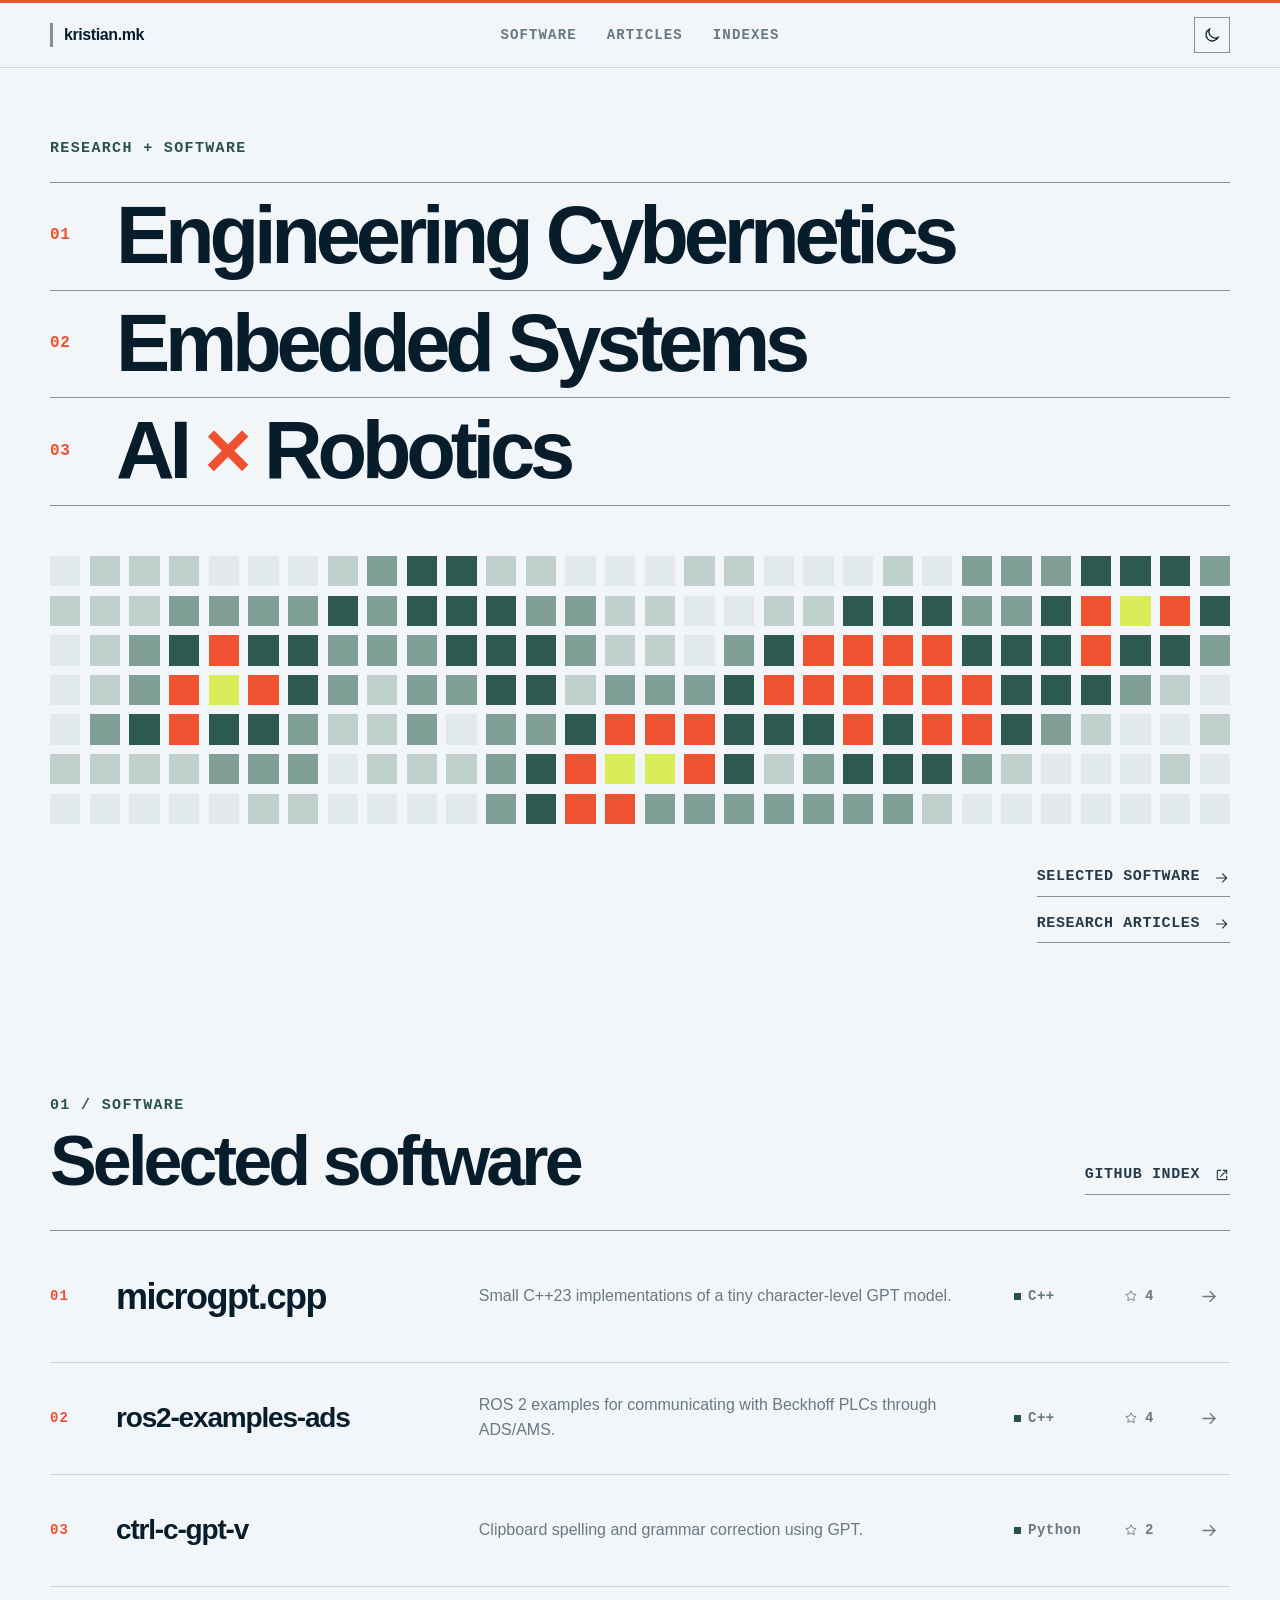
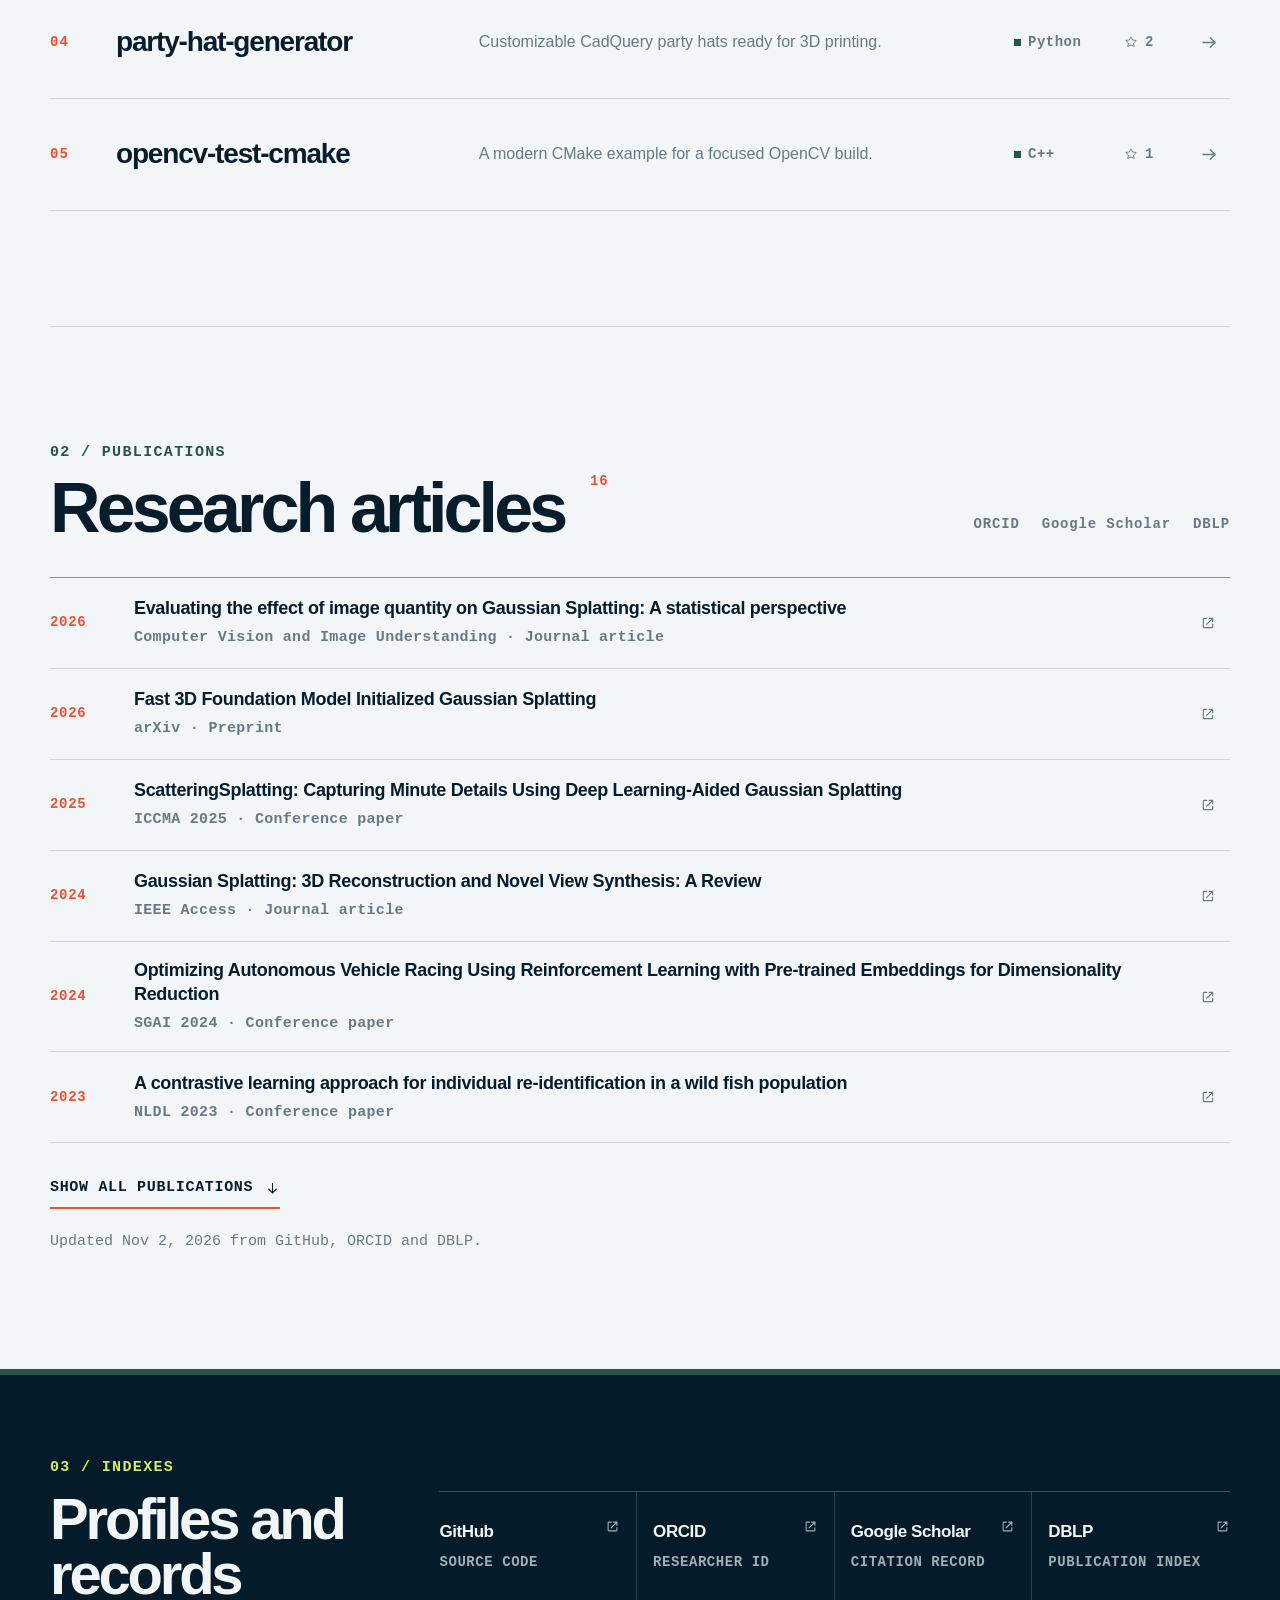
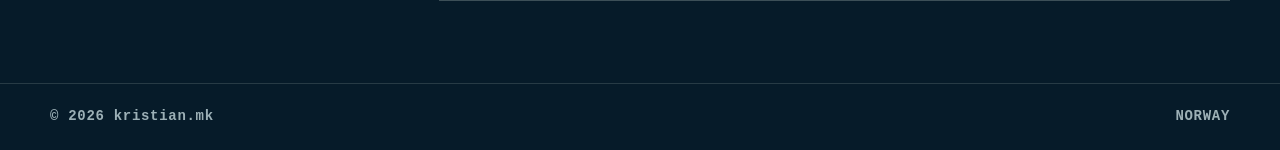
<file: index.html>
<!doctype html>
<html lang="en">
<head>
  <meta charset="utf-8">
  <meta name="viewport" content="width=device-width, initial-scale=1">
  <meta name="color-scheme" content="light dark">
  <meta name="theme-color" content="#f3f6f8">
  <meta name="description" content="Research and software in engineering cybernetics, embedded systems and AI × robotics.">
  <meta name="author" content="Kristian Muri Knausgård">
  <meta property="og:type" content="website">
  <meta property="og:site_name" content="kristian.mk">
  <meta property="og:title" content="Engineering Cybernetics · Embedded Systems · AI × Robotics · kristian.mk">
  <meta property="og:description" content="Research and software across physical systems, embedded computation, perception and control.">
  <meta property="og:url" content="https://kristian.mk/">
  <meta property="og:image" content="https://kristian.mk/assets/og-card.png">
  <meta property="og:image:alt" content="kristian.mk: Engineering Cybernetics, Embedded Systems and AI × Robotics.">
  <meta property="og:image:width" content="1200">
  <meta property="og:image:height" content="630">
  <meta name="twitter:card" content="summary_large_image">
  <meta name="twitter:title" content="Engineering Cybernetics · Embedded Systems · AI × Robotics · kristian.mk">
  <meta name="twitter:description" content="Research and software across physical systems, embedded computation, perception and control.">
  <meta name="twitter:image" content="https://kristian.mk/assets/og-card.png">
  <link rel="canonical" href="https://kristian.mk/">
  <link rel="icon" href="assets/favicon.svg" type="image/svg+xml">
  <link rel="apple-touch-icon" href="assets/apple-touch-icon.png">
  <link rel="manifest" href="site.webmanifest">
  <link rel="stylesheet" href="assets/styles.css">
  <script>
    document.documentElement.classList.add('js');
    try {
      const saved = localStorage.getItem('theme');
      if (saved === 'light' || saved === 'dark') document.documentElement.dataset.theme = saved;
    } catch (_) {}
  </script>
  <script type="application/ld+json">
  {
    "@context": "https://schema.org",
    "@type": "Person",
    "name": "Kristian Muri Knausgård",
    "url": "https://kristian.mk/",
    "jobTitle": "Assistant Professor",
    "affiliation": {
      "@type": "CollegeOrUniversity",
      "name": "University of Agder"
    },
    "sameAs": [
      "https://github.com/kristianmk",
      "https://orcid.org/0000-0003-4088-1642",
      "https://scholar.google.com/citations?user=a2-43t4AAAAJ",
      "https://dblp.org/pid/239/4279",
      "https://www.uia.no/english/about-uia/employees/kristimk/"
    ],
    "knowsAbout": [
      "Engineering cybernetics",
      "Embedded systems",
      "AI × Robotics",
      "Computer vision",
      "3D reconstruction"
    ]
  }
  </script>
  <title>Engineering cybernetics, embedded systems and AI × robotics · kristian.mk</title>
</head>
<body>
  <a class="skip-link" href="#main">Skip to content</a>
  <svg aria-hidden="true" class="icon-sprite">
    <symbol id="icon-arrow" viewBox="0 0 24 24"><path d="M4 12h15M13 6l6 6-6 6" fill="none" stroke="currentColor" stroke-linecap="square" stroke-linejoin="miter" stroke-width="1.7"/></symbol>
    <symbol id="icon-external" viewBox="0 0 24 24"><path d="M14 5h5v5M19 5l-9 9M19 14v4a1 1 0 0 1-1 1H6a1 1 0 0 1-1-1V6a1 1 0 0 1 1-1h4" fill="none" stroke="currentColor" stroke-linecap="square" stroke-linejoin="miter" stroke-width="1.7"/></symbol>
    <symbol id="icon-star" viewBox="0 0 24 24"><path d="m12 3 2.75 5.57 6.15.9-4.45 4.33 1.05 6.12L12 17.03l-5.5 2.89 1.05-6.12L3.1 9.47l6.15-.9L12 3Z" fill="none" stroke="currentColor" stroke-linejoin="miter" stroke-width="1.5"/></symbol>
    <symbol id="icon-moon" viewBox="0 0 24 24"><path d="M20 15.2A8.4 8.4 0 0 1 8.8 4 8.4 8.4 0 1 0 20 15.2Z" fill="none" stroke="currentColor" stroke-linecap="square" stroke-linejoin="miter" stroke-width="1.7"/></symbol>
    <symbol id="icon-sun" viewBox="0 0 24 24"><circle cx="12" cy="12" r="3.5" fill="none" stroke="currentColor" stroke-width="1.7"/><path d="M12 2.5v2M12 19.5v2M2.5 12h2M19.5 12h2M5.3 5.3l1.4 1.4M17.3 17.3l1.4 1.4M18.7 5.3l-1.4 1.4M6.7 17.3l-1.4 1.4" fill="none" stroke="currentColor" stroke-linecap="square" stroke-width="1.7"/></symbol>
  </svg>

  <header class="site-header">
    <div class="shell header-inner">
      <a aria-label="kristian.mk, home" class="brand" href="#top"><span aria-hidden="true" class="brand-rule"></span><span>kristian.mk</span></a>
      <nav aria-label="Primary navigation" class="site-nav"><a href="#code">Software</a><a href="#publications">Articles</a><a href="#profiles">Indexes</a></nav>
      <button aria-label="Switch color theme" class="theme-toggle" title="Switch color theme" type="button">
        <svg aria-hidden="true" class="theme-icon theme-icon-moon"><use href="#icon-moon"></use></svg>
        <svg aria-hidden="true" class="theme-icon theme-icon-sun"><use href="#icon-sun"></use></svg>
      </button>
    </div>
  </header>

  <main id="main">
    <section aria-labelledby="hero-title" class="hero shell" id="top">
      <p class="hero-kicker"><span>Research + software</span></p>

      <div class="hero-stage">
        <h1 class="field-title" id="hero-title">
          <span><b>01</b><em>Engineering Cybernetics</em></span>
          <span><b>02</b><em>Embedded Systems</em></span>
          <span><b>03</b><em>AI <strong>×</strong> Robotics</em></span>
        </h1>

        <figure aria-hidden="true" class="activity-art">
          <div class="activity-art-visual">
            <img alt="" class="activity-art-image activity-art-light" height="115" src="assets/activity-grid-light.svg" width="506">
            <img alt="" class="activity-art-image activity-art-dark" height="115" src="assets/activity-grid-dark.svg" width="506">
          </div>
        </figure>
      </div>

      <div class="hero-footer">
        <div aria-label="Research shortcuts" class="hero-links">
          <a href="#code">Selected software<svg aria-hidden="true"><use href="#icon-arrow"></use></svg></a>
          <a href="#publications">Research articles<svg aria-hidden="true"><use href="#icon-arrow"></use></svg></a>
        </div>
      </div>
    </section>

    <section aria-labelledby="code-title" class="section shell" id="code">
      <div class="section-heading">
        <div><p class="section-code">01 / SOFTWARE</p><h2 id="code-title">Selected software</h2></div>
        <a class="section-link" href="https://github.com/kristianmk?tab=repositories">GitHub index<svg aria-hidden="true"><use href="#icon-external"></use></svg></a>
      </div>
      <div aria-live="polite" class="project-list" id="project-grid">
<a class="project-row" data-project="microgpt.cpp" href="https://github.com/kristianmk/microgpt.cpp" aria-label="microgpt.cpp, open on GitHub">
  <span class="project-index">01</span>
  <div class="project-name"><h3>microgpt.cpp</h3></div>
  <p class="project-description">Small C++23 implementations of a tiny character-level GPT model.</p>
  <span class="project-language"><i aria-hidden="true" class="language-dot"></i>C++</span>
  <span class="project-stars" aria-label="4 GitHub stars"><svg aria-hidden="true"><use href="#icon-star"></use></svg>4</span>
  <svg aria-hidden="true" class="project-arrow"><use href="#icon-arrow"></use></svg>
</a>
<a class="project-row" data-project="ros2-examples-ads" href="https://github.com/kristianmk/ros2-examples-ads" aria-label="ros2-examples-ads, open on GitHub">
  <span class="project-index">02</span>
  <div class="project-name"><h3>ros2-examples-ads</h3></div>
  <p class="project-description">ROS 2 examples for communicating with Beckhoff PLCs through ADS/AMS.</p>
  <span class="project-language"><i aria-hidden="true" class="language-dot"></i>C++</span>
  <span class="project-stars" aria-label="4 GitHub stars"><svg aria-hidden="true"><use href="#icon-star"></use></svg>4</span>
  <svg aria-hidden="true" class="project-arrow"><use href="#icon-arrow"></use></svg>
</a>
<a class="project-row" data-project="ctrl-c-gpt-v" href="https://github.com/kristianmk/ctrl-c-gpt-v" aria-label="ctrl-c-gpt-v, open on GitHub">
  <span class="project-index">03</span>
  <div class="project-name"><h3>ctrl-c-gpt-v</h3></div>
  <p class="project-description">Clipboard spelling and grammar correction using GPT.</p>
  <span class="project-language"><i aria-hidden="true" class="language-dot"></i>Python</span>
  <span class="project-stars" aria-label="2 GitHub stars"><svg aria-hidden="true"><use href="#icon-star"></use></svg>2</span>
  <svg aria-hidden="true" class="project-arrow"><use href="#icon-arrow"></use></svg>
</a>
<a class="project-row" data-project="party-hat-generator" href="https://github.com/kristianmk/party-hat-generator" aria-label="party-hat-generator, open on GitHub">
  <span class="project-index">04</span>
  <div class="project-name"><h3>party-hat-generator</h3></div>
  <p class="project-description">Customizable CadQuery party hats ready for 3D printing.</p>
  <span class="project-language"><i aria-hidden="true" class="language-dot"></i>Python</span>
  <span class="project-stars" aria-label="2 GitHub stars"><svg aria-hidden="true"><use href="#icon-star"></use></svg>2</span>
  <svg aria-hidden="true" class="project-arrow"><use href="#icon-arrow"></use></svg>
</a>
<a class="project-row" data-project="opencv-test-cmake" href="https://github.com/kristianmk/opencv-test-cmake" aria-label="opencv-test-cmake, open on GitHub">
  <span class="project-index">05</span>
  <div class="project-name"><h3>opencv-test-cmake</h3></div>
  <p class="project-description">A modern CMake example for a focused OpenCV build.</p>
  <span class="project-language"><i aria-hidden="true" class="language-dot"></i>C++</span>
  <span class="project-stars" aria-label="1 GitHub stars"><svg aria-hidden="true"><use href="#icon-star"></use></svg>1</span>
  <svg aria-hidden="true" class="project-arrow"><use href="#icon-arrow"></use></svg>
</a>
      </div>
    </section>

    <section aria-labelledby="publications-title" class="section publications-section shell" id="publications">
      <div class="section-heading">
        <div><p class="section-code">02 / PUBLICATIONS</p><h2 id="publications-title">Research articles <span class="count" id="publication-count">16</span></h2></div>
        <div aria-label="Publication profile links" class="publication-sources"><a href="https://orcid.org/0000-0003-4088-1642">ORCID</a><a href="https://scholar.google.com/citations?user=a2-43t4AAAAJ">Google Scholar</a><a href="https://dblp.org/pid/239/4279">DBLP</a></div>
      </div>
      <div aria-live="polite" class="publication-list" id="publication-list">
<a class="publication-item" href="https://doi.org/10.1016/j.cviu.2025.104575" aria-label="Evaluating the effect of image quantity on Gaussian Splatting: A statistical perspective, open publication">
  <span class="publication-year">2026</span>
  <span class="publication-main"><strong>Evaluating the effect of image quantity on Gaussian Splatting: A statistical perspective</strong><small>Computer Vision and Image Understanding · Journal article</small></span>
  <svg aria-hidden="true"><use href="#icon-external"></use></svg>
</a>
<a class="publication-item" href="https://doi.org/10.48550/arXiv.2607.03209" aria-label="Fast 3D Foundation Model Initialized Gaussian Splatting, open publication">
  <span class="publication-year">2026</span>
  <span class="publication-main"><strong>Fast 3D Foundation Model Initialized Gaussian Splatting</strong><small>arXiv · Preprint</small></span>
  <svg aria-hidden="true"><use href="#icon-external"></use></svg>
</a>
<a class="publication-item" href="https://doi.org/10.1109/ICCMA67641.2025.11369605" aria-label="ScatteringSplatting: Capturing Minute Details Using Deep Learning-Aided Gaussian Splatting, open publication">
  <span class="publication-year">2025</span>
  <span class="publication-main"><strong>ScatteringSplatting: Capturing Minute Details Using Deep Learning-Aided Gaussian Splatting</strong><small>ICCMA 2025 · Conference paper</small></span>
  <svg aria-hidden="true"><use href="#icon-external"></use></svg>
</a>
<a class="publication-item" href="https://doi.org/10.1109/ACCESS.2024.3408318" aria-label="Gaussian Splatting: 3D Reconstruction and Novel View Synthesis: A Review, open publication">
  <span class="publication-year">2024</span>
  <span class="publication-main"><strong>Gaussian Splatting: 3D Reconstruction and Novel View Synthesis: A Review</strong><small>IEEE Access · Journal article</small></span>
  <svg aria-hidden="true"><use href="#icon-external"></use></svg>
</a>
<a class="publication-item" href="https://doi.org/10.1007/978-3-031-77918-3_2" aria-label="Optimizing Autonomous Vehicle Racing Using Reinforcement Learning with Pre-trained Embeddings for Dimensionality Reduction, open publication">
  <span class="publication-year">2024</span>
  <span class="publication-main"><strong>Optimizing Autonomous Vehicle Racing Using Reinforcement Learning with Pre-trained Embeddings for Dimensionality Reduction</strong><small>SGAI 2024 · Conference paper</small></span>
  <svg aria-hidden="true"><use href="#icon-external"></use></svg>
</a>
<a class="publication-item" href="https://doi.org/10.7557/18.6824" aria-label="A contrastive learning approach for individual re-identification in a wild fish population, open publication">
  <span class="publication-year">2023</span>
  <span class="publication-main"><strong>A contrastive learning approach for individual re-identification in a wild fish population</strong><small>NLDL 2023 · Conference paper</small></span>
  <svg aria-hidden="true"><use href="#icon-external"></use></svg>
</a>
<a class="publication-item is-extra" href="https://doi.org/10.48550/arXiv.2304.12778" aria-label="Loss and Reward Weighing for Increased Learning in Distributed Reinforcement Learning, open publication">
  <span class="publication-year">2023</span>
  <span class="publication-main"><strong>Loss and Reward Weighing for Increased Learning in Distributed Reinforcement Learning</strong><small>arXiv · Preprint</small></span>
  <svg aria-hidden="true"><use href="#icon-external"></use></svg>
</a>
<a class="publication-item is-extra" href="https://doi.org/10.3390/fishes7060345" aria-label="Accurate Wound and Lice Detection in Atlantic Salmon Fish Using a Convolutional Neural Network, open publication">
  <span class="publication-year">2022</span>
  <span class="publication-main"><strong>Accurate Wound and Lice Detection in Atlantic Salmon Fish Using a Convolutional Neural Network</strong><small>Fishes · Journal article</small></span>
  <svg aria-hidden="true"><use href="#icon-external"></use></svg>
</a>
<a class="publication-item is-extra" href="https://doi.org/10.1093/icesjms/fsab255" aria-label="Unlocking the potential of deep learning for marine ecology: overview, applications, and outlook, open publication">
  <span class="publication-year">2022</span>
  <span class="publication-main"><strong>Unlocking the potential of deep learning for marine ecology: overview, applications, and outlook</strong><small>ICES Journal of Marine Science · Journal article</small></span>
  <svg aria-hidden="true"><use href="#icon-external"></use></svg>
</a>
<a class="publication-item is-extra" href="https://doi.org/10.1007/s10489-020-02154-9" aria-label="Temperate fish detection and classification: a deep learning based approach, open publication">
  <span class="publication-year">2022</span>
  <span class="publication-main"><strong>Temperate fish detection and classification: a deep learning based approach</strong><small>Applied Intelligence · Journal article</small></span>
  <svg aria-hidden="true"><use href="#icon-external"></use></svg>
</a>
<a class="publication-item is-extra" href="https://doi.org/10.3390/informatics9020033" aria-label="Development of a Simulator for Prototyping Reinforcement Learning-Based Autonomous Cars, open publication">
  <span class="publication-year">2022</span>
  <span class="publication-main"><strong>Development of a Simulator for Prototyping Reinforcement Learning-Based Autonomous Cars</strong><small>Informatics · Journal article</small></span>
  <svg aria-hidden="true"><use href="#icon-external"></use></svg>
</a>
<a class="publication-item is-extra" href="https://doi.org/10.1007/978-3-031-08223-8_12" aria-label="An Accurate Convolutional Neural Networks Approach to Wound Detection for Farmed Salmon, open publication">
  <span class="publication-year">2022</span>
  <span class="publication-main"><strong>An Accurate Convolutional Neural Networks Approach to Wound Detection for Farmed Salmon</strong><small>EANN 2022 · Conference paper</small></span>
  <svg aria-hidden="true"><use href="#icon-external"></use></svg>
</a>
<a class="publication-item is-extra" href="https://doi.org/10.1007/978-3-031-08223-8_38" aria-label="Towards Using Reinforcement Learning for Autonomous Docking of Unmanned Surface Vehicles, open publication">
  <span class="publication-year">2022</span>
  <span class="publication-main"><strong>Towards Using Reinforcement Learning for Autonomous Docking of Unmanned Surface Vehicles</strong><small>EANN 2022 · Conference paper</small></span>
  <svg aria-hidden="true"><use href="#icon-external"></use></svg>
</a>
<a class="publication-item is-extra" href="https://doi.org/10.1007/978-3-031-10525-8_9" aria-label="Branch-Manoeuvring Capable Pipe Cleaning Robot for Aquaponic Systems, open publication">
  <span class="publication-year">2021</span>
  <span class="publication-main"><strong>Branch-Manoeuvring Capable Pipe Cleaning Robot for Aquaponic Systems</strong><small>INTAP 2021 · Conference paper</small></span>
  <svg aria-hidden="true"><use href="#icon-external"></use></svg>
</a>
<a class="publication-item is-extra" href="https://doi.org/10.1007/978-3-031-10525-8_29" aria-label="An Evaluation of Autonomous Car Simulators and Their Applicability for Supervised and Reinforcement Learning, open publication">
  <span class="publication-year">2021</span>
  <span class="publication-main"><strong>An Evaluation of Autonomous Car Simulators and Their Applicability for Supervised and Reinforcement Learning</strong><small>INTAP 2021 · Conference paper</small></span>
  <svg aria-hidden="true"><use href="#icon-external"></use></svg>
</a>
<a class="publication-item is-extra" href="https://doi.org/10.1007/978-3-030-22999-3_9" aria-label="Biometric Fish Classification of Temperate Species Using Convolutional Neural Network with Squeeze-and-Excitation, open publication">
  <span class="publication-year">2019</span>
  <span class="publication-main"><strong>Biometric Fish Classification of Temperate Species Using Convolutional Neural Network with Squeeze-and-Excitation</strong><small>IEA/AIE 2019 · Conference paper</small></span>
  <svg aria-hidden="true"><use href="#icon-external"></use></svg>
</a>
      </div>
      <button aria-expanded="false" class="show-all-button" id="show-all-publications" type="button"><span>Show all publications</span><svg aria-hidden="true"><use href="#icon-arrow"></use></svg></button>
      <p class="data-note" id="data-note">Updated weekly from GitHub, ORCID and DBLP.</p>
    </section>

    <section aria-labelledby="profiles-title" class="records-section" id="profiles">
      <div class="shell records-inner">
        <div class="records-heading"><p class="section-code">03 / INDEXES</p><h2 id="profiles-title">Profiles and records</h2></div>
        <nav aria-label="External profiles" class="record-links">
          <a href="https://github.com/kristianmk" rel="me"><span>GitHub</span><small>Source code</small><svg aria-hidden="true"><use href="#icon-external"></use></svg></a>
          <a href="https://orcid.org/0000-0003-4088-1642" rel="me"><span>ORCID</span><small>Researcher ID</small><svg aria-hidden="true"><use href="#icon-external"></use></svg></a>
          <a href="https://scholar.google.com/citations?user=a2-43t4AAAAJ"><span>Google Scholar</span><small>Citation record</small><svg aria-hidden="true"><use href="#icon-external"></use></svg></a>
          <a href="https://dblp.org/pid/239/4279"><span>DBLP</span><small>Publication index</small><svg aria-hidden="true"><use href="#icon-external"></use></svg></a>
        </nav>
      </div>
    </section>
  </main>

  <footer class="site-footer"><div class="shell footer-inner"><span>© <span id="current-year">2026</span> kristian.mk</span><span class="footer-meta"><span>NORWAY</span></span></div></footer>
  <noscript><div class="noscript-note">Live metadata refresh requires JavaScript. The complete static profile remains available.</div></noscript>
  <script defer src="assets/site.js"></script>
</body>
</html>
</file>
<file: assets/styles.css>
/* kristian.mk: dependency-free, responsive research portfolio */
:root {
  color-scheme: light;
  --bg: #f3f6f8;
  --surface: #ffffff;
  --surface-alt: #e5ecef;
  --ink: #071d2c;
  --ink-soft: #253b49;
  --muted: #687983;
  --line: #ccd6db;
  --line-strong: #82929b;
  --forest: #285348;
  --steel: #93a7ad;
  --signal: #ef5030;
  --acid: #d9ef58;
  --ice: #bedbe0;
  --panel: #061b29;
  --panel-2: #0d2b3a;
  --panel-text: #f1f5f5;
  --panel-muted: #9cb0b6;
  --header-bg: rgba(243, 246, 248, .94);
  --header-height: 68px;
  --shell: 1180px;
  --ease: cubic-bezier(.2, .75, .2, 1);
  --text-label: 14px;
  --text-ui: 15px;
  --text-supporting: 15px;
  --text-body: 16px;
}

@media (prefers-color-scheme: dark) {
  :root:not([data-theme="light"]) {
    color-scheme: dark;
    --bg: #071722;
    --surface: #0c202c;
    --surface-alt: #132b37;
    --ink: #eef4f5;
    --ink-soft: #ccd8dc;
    --muted: #8fa2aa;
    --line: #263d49;
    --line-strong: #58707a;
    --forest: #6d9e91;
    --steel: #80969e;
    --signal: #ff6544;
    --acid: #dcef61;
    --ice: #84b7bd;
    --panel: #04131e;
    --panel-2: #0b2736;
    --panel-text: #f1f5f5;
    --panel-muted: #9cb0b6;
    --header-bg: rgba(7, 23, 34, .94);
  }
}

:root[data-theme="dark"] {
  color-scheme: dark;
  --bg: #071722;
  --surface: #0c202c;
  --surface-alt: #132b37;
  --ink: #eef4f5;
  --ink-soft: #ccd8dc;
  --muted: #8fa2aa;
  --line: #263d49;
  --line-strong: #58707a;
  --forest: #6d9e91;
  --steel: #80969e;
  --signal: #ff6544;
  --acid: #dcef61;
  --ice: #84b7bd;
  --panel: #04131e;
  --panel-2: #0b2736;
  --panel-text: #f1f5f5;
  --panel-muted: #9cb0b6;
  --header-bg: rgba(7, 23, 34, .94);
}

*,
*::before,
*::after { box-sizing: border-box; }

html {
  scroll-behavior: smooth;
  scroll-padding-top: calc(var(--header-height) + 22px);
  background: var(--bg);
}

body {
  margin: 0;
  min-width: 320px;
  overflow-x: hidden;
  background: var(--bg);
  color: var(--ink);
  font-family: "Helvetica Neue", Helvetica, Arial, sans-serif;
  font-size: 16px;
  line-height: 1.5;
  text-rendering: optimizeLegibility;
  -webkit-font-smoothing: antialiased;
}

button,
a { -webkit-tap-highlight-color: transparent; }
button,
input,
textarea,
select { font: inherit; }
a { color: inherit; text-decoration: none; }
svg { display: block; }
::selection { background: var(--acid); color: #061b29; }
:focus-visible { outline: 3px solid var(--signal); outline-offset: 4px; }
.icon-sprite { position: absolute; width: 0; height: 0; overflow: hidden; }
.shell { width: min(calc(100% - 52px), var(--shell)); margin-inline: auto; }

.skip-link {
  position: fixed;
  z-index: 1000;
  top: 12px;
  left: 12px;
  padding: 10px 14px;
  border: 1px solid var(--ink);
  background: var(--acid);
  color: #061b29;
  font-weight: 750;
  transform: translateY(-160%);
  transition: transform 160ms ease;
}
.skip-link:focus { transform: translateY(0); }

.site-header {
  position: sticky;
  z-index: 50;
  top: 0;
  height: var(--header-height);
  border-top: 3px solid var(--signal);
  border-bottom: 1px solid var(--line);
  background: var(--header-bg);
  backdrop-filter: blur(10px);
  -webkit-backdrop-filter: blur(10px);
}

.header-inner {
  display: grid;
  grid-template-columns: 1fr auto 1fr;
  align-items: center;
  gap: 28px;
  height: 100%;
}

.brand {
  justify-self: start;
  display: inline-flex;
  align-items: center;
  gap: 11px;
  font-size: 16px;
  font-weight: 780;
  letter-spacing: -.025em;
}
.brand-rule { width: 3px; height: 24px; background: var(--line-strong); }

.site-nav {
  display: flex;
  align-items: center;
  gap: 30px;
  color: var(--muted);
  font-family: ui-monospace, SFMono-Regular, Menlo, Monaco, Consolas, monospace;
  font-size: var(--text-label);
  font-weight: 700;
  letter-spacing: .08em;
  text-transform: uppercase;
}
.site-nav a,
.publication-sources a { position: relative; }
.site-nav a::after,
.publication-sources a::after {
  position: absolute;
  right: 0;
  bottom: -7px;
  left: 0;
  height: 2px;
  background: var(--signal);
  content: "";
  transform: scaleX(0);
  transform-origin: right;
  transition: transform 190ms var(--ease);
}
.site-nav a:hover::after,
.publication-sources a:hover::after { transform: scaleX(1); transform-origin: left; }

.theme-toggle {
  justify-self: end;
  position: relative;
  width: 36px;
  height: 36px;
  padding: 0;
  border: 1px solid var(--line-strong);
  border-radius: 0;
  background: transparent;
  color: var(--ink);
  cursor: pointer;
  transition: background 160ms ease, color 160ms ease;
}
.theme-toggle:hover { background: var(--ink); color: var(--bg); }
.theme-icon {
  position: absolute;
  inset: 8px;
  width: 18px;
  height: 18px;
  transition: opacity 150ms ease, transform 190ms var(--ease);
}
.theme-icon-sun { opacity: 0; transform: rotate(-35deg) scale(.75); }
@media (prefers-color-scheme: dark) {
  :root:not([data-theme="light"]) .theme-icon-moon { opacity: 0; transform: rotate(35deg) scale(.75); }
  :root:not([data-theme="light"]) .theme-icon-sun { opacity: 1; transform: rotate(0) scale(1); }
}
:root[data-theme="dark"] .theme-icon-moon { opacity: 0; transform: rotate(35deg) scale(.75); }
:root[data-theme="dark"] .theme-icon-sun { opacity: 1; transform: rotate(0) scale(1); }
:root[data-theme="light"] .theme-icon-moon { opacity: 1; transform: rotate(0) scale(1); }
:root[data-theme="light"] .theme-icon-sun { opacity: 0; transform: rotate(-35deg) scale(.75); }

.hero {
  display: grid;
  grid-template-columns: minmax(0, 1fr);
  align-content: center;
  min-height: min(780px, calc(100svh - var(--header-height)));
  padding-top: clamp(52px, 5.5vw, 72px);
  padding-bottom: 36px;
}

.hero-kicker {
  display: flex;
  flex-wrap: wrap;
  justify-content: space-between;
  gap: 8px 18px;
  margin: 0 0 21px;
  color: var(--muted);
  font-family: ui-monospace, SFMono-Regular, Menlo, Monaco, Consolas, monospace;
  font-size: var(--text-ui);
  font-weight: 700;
  letter-spacing: .09em;
  text-transform: uppercase;
}
.hero-kicker span:first-child { color: var(--forest); }

.hero-stage {
  display: grid;
  gap: clamp(28px, 4.2vw, 50px);
}

.field-title {
  display: grid;
  align-content: stretch;
  margin: 0;
}
.field-title > span {
  position: relative;
  display: grid;
  grid-template-columns: 48px minmax(0, 1fr);
  align-items: center;
  gap: 18px;
  min-width: 0;
  padding: 15px 0 17px;
  border-top: 1px solid var(--line-strong);
}
.field-title > span:last-child { border-bottom: 1px solid var(--line-strong); }
.field-title b {
  color: var(--signal);
  font-family: ui-monospace, SFMono-Regular, Menlo, Monaco, Consolas, monospace;
  font-size: 16px;
  font-weight: 760;
  letter-spacing: .04em;
}
.field-title em {
  min-width: 0;
  font-size: clamp(52px, 6.35vw, 82px);
  font-style: normal;
  font-weight: 780;
  letter-spacing: -.064em;
  line-height: .92;
}
.field-title em strong {
  color: var(--signal);
  font: inherit;
}

.activity-art {
  min-width: 0;
  margin: 0;
  overflow: hidden;
}
.activity-art-visual {
  display: grid;
  min-width: 0;
  overflow: hidden;
}
.activity-art-image {
  grid-area: 1 / 1;
  display: block;
  width: 100%;
  height: auto;
}
.activity-art-dark { display: none; }
@media (prefers-color-scheme: dark) {
  :root:not([data-theme="light"]) .activity-art-light { display: none; }
  :root:not([data-theme="light"]) .activity-art-dark { display: block; }
}
:root[data-theme="dark"] .activity-art-light { display: none; }
:root[data-theme="dark"] .activity-art-dark { display: block; }
:root[data-theme="light"] .activity-art-light { display: block; }
:root[data-theme="light"] .activity-art-dark { display: none; }

.hero-footer {
  display: flex;
  justify-content: flex-end;
  margin-top: clamp(24px, 3vw, 34px);
}
.hero-links { display: grid; gap: 8px; }
.hero-links a,
.section-link {
  display: inline-flex;
  align-items: center;
  justify-content: space-between;
  gap: 14px;
  min-width: 176px;
  padding: 8px 0 7px;
  border-bottom: 1px solid var(--line-strong);
  color: var(--ink-soft);
  font-family: ui-monospace, SFMono-Regular, Menlo, Monaco, Consolas, monospace;
  font-size: var(--text-ui);
  font-weight: 700;
  letter-spacing: .04em;
  text-transform: uppercase;
  transition: color 160ms ease, border-color 160ms ease;
}
.hero-links a:hover,
.section-link:hover { border-color: var(--signal); color: var(--signal); }
.hero-links svg,
.section-link svg { width: 16px; height: 16px; transition: transform 180ms var(--ease); }
.hero-links a:hover svg,
.section-link:hover svg { transform: translateX(4px); }


.section {
  padding-top: clamp(88px, 9vw, 118px);
  padding-bottom: clamp(88px, 9vw, 118px);
}
.section + .section { border-top: 1px solid var(--line); }
.section-heading {
  display: flex;
  align-items: end;
  justify-content: space-between;
  gap: 32px;
  margin-bottom: 35px;
}
.section-code {
  margin: 0 0 11px;
  color: var(--forest);
  font-family: ui-monospace, SFMono-Regular, Menlo, Monaco, Consolas, monospace;
  font-size: var(--text-ui);
  font-weight: 730;
  letter-spacing: .09em;
}
.section-heading h2,
.records-heading h2 {
  margin: 0;
  font-size: clamp(43px, 5.8vw, 70px);
  font-weight: 760;
  letter-spacing: -.055em;
  line-height: .95;
}
.count {
  margin-left: 10px;
  color: var(--signal);
  font-family: ui-monospace, SFMono-Regular, Menlo, Monaco, Consolas, monospace;
  font-size: var(--text-label);
  font-weight: 760;
  letter-spacing: .06em;
  vertical-align: top;
}
.section-link { min-width: 136px; }

.project-list { border-top: 1px solid var(--line-strong); }
.project-row {
  position: relative;
  display: grid;
  grid-template-columns: 48px minmax(180px, .9fr) minmax(260px, 1.35fr) 92px 58px 22px;
  grid-template-areas: "index name description language stars arrow";
  align-items: center;
  gap: 18px;
  min-height: 112px;
  padding: 21px 8px 21px 0;
  border-bottom: 1px solid var(--line);
  transition: background 170ms ease, padding 210ms var(--ease), border-color 170ms ease;
}
.project-row:first-child { min-height: 132px; }
.project-row:hover {
  padding-right: 14px;
  padding-left: 14px;
  border-color: var(--line-strong);
  background: var(--surface);
  box-shadow: inset 4px 0 0 var(--signal);
}
.project-index {
  grid-area: index;
  color: var(--signal);
  font-family: ui-monospace, SFMono-Regular, Menlo, Monaco, Consolas, monospace;
  font-size: var(--text-label);
  font-weight: 740;
  letter-spacing: .08em;
}
.project-name { grid-area: name; min-width: 0; }
.project-name h3 {
  margin: 0;
  overflow-wrap: anywhere;
  font-size: clamp(20px, 2.2vw, 28px);
  font-weight: 730;
  letter-spacing: -.042em;
  line-height: 1.03;
}
.project-row:first-child .project-name h3 { font-size: clamp(25px, 3vw, 36px); }
.project-description {
  grid-area: description;
  max-width: 500px;
  margin: 0;
  color: var(--muted);
  font-size: var(--text-body);
  line-height: 1.55;
}
.project-language,
.project-stars {
  display: inline-flex;
  align-items: center;
  gap: 7px;
  color: var(--muted);
  font-family: ui-monospace, SFMono-Regular, Menlo, Monaco, Consolas, monospace;
  font-size: var(--text-label);
  font-weight: 700;
  letter-spacing: .035em;
}
.project-language { grid-area: language; }
.project-stars { grid-area: stars; }
.language-dot { width: 7px; height: 7px; background: var(--forest); }
.project-stars svg { width: 14px; height: 14px; }
.project-arrow {
  grid-area: arrow;
  width: 19px;
  height: 19px;
  color: var(--muted);
  transition: color 160ms ease, transform 180ms var(--ease);
}
.project-row:hover .project-arrow { color: var(--signal); transform: translateX(4px); }

.publication-sources {
  display: flex;
  gap: 22px;
  padding-bottom: 7px;
  color: var(--muted);
  font-family: ui-monospace, SFMono-Regular, Menlo, Monaco, Consolas, monospace;
  font-size: var(--text-label);
  font-weight: 700;
  letter-spacing: .06em;
}
.publication-list { border-top: 1px solid var(--line-strong); }
.publication-item {
  display: grid;
  grid-template-columns: 66px minmax(0, 1fr) 22px;
  align-items: center;
  gap: 18px;
  min-height: 91px;
  padding: 16px 8px 16px 0;
  border-bottom: 1px solid var(--line);
  transition: background 170ms ease, padding 210ms var(--ease), border-color 170ms ease;
}
.publication-item:hover {
  padding-right: 14px;
  padding-left: 14px;
  border-color: var(--line-strong);
  background: var(--surface);
  box-shadow: inset 4px 0 0 var(--forest);
}
.publication-year {
  color: var(--signal);
  font-family: ui-monospace, SFMono-Regular, Menlo, Monaco, Consolas, monospace;
  font-size: var(--text-label);
  font-weight: 720;
  letter-spacing: .05em;
}
.publication-main { display: block; min-width: 0; }
.publication-main strong {
  display: block;
  font-size: clamp(15px, 1.45vw, 18px);
  font-weight: 680;
  letter-spacing: -.018em;
  line-height: 1.34;
}
.publication-main small {
  display: block;
  margin-top: 6px;
  color: var(--muted);
  font-family: ui-monospace, SFMono-Regular, Menlo, Monaco, Consolas, monospace;
  font-size: var(--text-supporting);
  font-weight: 600;
  letter-spacing: .02em;
  line-height: 1.55;
}
.publication-item > svg {
  width: 16px;
  height: 16px;
  color: var(--muted);
  transition: color 160ms ease, transform 180ms var(--ease);
}
.publication-item:hover > svg { color: var(--signal); transform: translate(3px, -3px); }
.js .publication-item.is-extra { display: none; }
.js .publication-list.is-expanded .publication-item.is-extra { display: grid; animation: publication-in 260ms var(--ease) both; }
@keyframes publication-in {
  from { opacity: 0; transform: translateY(-6px); }
  to { opacity: 1; transform: translateY(0); }
}

.show-all-button {
  display: inline-flex;
  align-items: center;
  gap: 12px;
  margin-top: 25px;
  padding: 9px 0 7px;
  border: 0;
  border-bottom: 2px solid var(--signal);
  border-radius: 0;
  background: transparent;
  color: var(--ink);
  cursor: pointer;
  font-family: ui-monospace, SFMono-Regular, Menlo, Monaco, Consolas, monospace;
  font-size: var(--text-ui);
  font-weight: 720;
  letter-spacing: .045em;
  text-transform: uppercase;
  transition: color 160ms ease;
}
.show-all-button:hover { color: var(--signal); }
.show-all-button svg { width: 15px; height: 15px; transform: rotate(90deg); transition: transform 190ms var(--ease); }
.show-all-button[aria-expanded="true"] svg { transform: rotate(-90deg); }
.data-note {
  max-width: 680px;
  margin: 21px 0 0;
  color: var(--muted);
  font-family: ui-monospace, SFMono-Regular, Menlo, Monaco, Consolas, monospace;
  font-size: var(--text-supporting);
  line-height: 1.6;
}

.records-section {
  border-top: 6px solid var(--forest);
  background: var(--panel);
  color: var(--panel-text);
}
.records-inner {
  display: grid;
  grid-template-columns: minmax(250px, .55fr) minmax(0, 1.45fr);
  align-items: end;
  gap: clamp(45px, 7vw, 90px);
  padding-top: clamp(58px, 7vw, 82px);
  padding-bottom: clamp(58px, 7vw, 82px);
}
.records-heading .section-code { color: var(--acid); }
.records-heading h2 { max-width: 430px; font-size: clamp(39px, 4.8vw, 58px); }
.record-links {
  display: grid;
  grid-template-columns: repeat(4, minmax(0, 1fr));
  border-top: 1px solid rgba(155, 173, 170, .36);
  border-bottom: 1px solid rgba(155, 173, 170, .36);
}
.record-links a {
  position: relative;
  display: grid;
  grid-template-columns: 1fr auto;
  align-content: center;
  min-height: 108px;
  gap: 7px 12px;
  padding: 17px 16px;
  border-right: 1px solid rgba(155, 173, 170, .28);
  transition: background 160ms ease, color 160ms ease;
}
.record-links a:first-child { padding-left: 0; }
.record-links a:last-child { border-right: 0; padding-right: 0; }
.record-links a::before {
  position: absolute;
  right: 16px;
  bottom: -1px;
  left: 16px;
  height: 3px;
  background: var(--signal);
  content: "";
  transform: scaleX(0);
  transform-origin: right;
  transition: transform 180ms var(--ease);
}
.record-links a:first-child::before { left: 0; }
.record-links a:last-child::before { right: 0; }
.record-links a:hover::before { transform: scaleX(1); transform-origin: left; }
.record-links span {
  font-size: 17px;
  font-weight: 720;
  letter-spacing: -.025em;
}
.record-links small {
  grid-column: 1;
  color: var(--panel-muted);
  font-family: ui-monospace, SFMono-Regular, Menlo, Monaco, Consolas, monospace;
  font-size: var(--text-label);
  font-weight: 620;
  letter-spacing: .04em;
  text-transform: uppercase;
}
.record-links svg {
  grid-column: 2;
  grid-row: 1 / 3;
  width: 15px;
  height: 15px;
  color: var(--panel-muted);
  transition: color 160ms ease, transform 180ms var(--ease);
}
.record-links a:hover svg { color: var(--acid); transform: translate(2px, -2px); }

.site-footer {
  border-top: 1px solid rgba(155, 173, 170, .22);
  background: var(--panel);
  color: var(--panel-muted);
}
.footer-inner {
  display: flex;
  min-height: 66px;
  align-items: center;
  justify-content: space-between;
  gap: 20px;
  font-family: ui-monospace, SFMono-Regular, Menlo, Monaco, Consolas, monospace;
  font-size: var(--text-label);
  font-weight: 620;
  letter-spacing: .05em;
}

.footer-meta { display: inline-flex; align-items: center; gap: 18px; }
.footer-meta a { position: relative; }
.footer-meta a::after { position: absolute; right: 0; bottom: -4px; left: 0; height: 1px; background: var(--signal); content: ""; transform: scaleX(0); transform-origin: right; transition: transform 160ms var(--ease); }
.footer-meta a:hover::after { transform: scaleX(1); transform-origin: left; }

.noscript-note {
  position: fixed;
  right: 16px;
  bottom: 16px;
  left: 16px;
  z-index: 100;
  max-width: 560px;
  margin-inline: auto;
  padding: 12px 16px;
  border: 1px solid var(--line-strong);
  background: var(--surface);
  color: var(--muted);
  font-size: var(--text-supporting);
  line-height: 1.55;
  text-align: center;
}

@media (max-width: 1040px) {
  .hero-stage { gap: 32px; }
  .field-title > span { grid-template-columns: 42px minmax(0, 1fr); gap: 14px; }
  .field-title em { font-size: clamp(48px, 6.6vw, 68px); }
  .hero-links { grid-template-columns: repeat(2, minmax(0, 1fr)); }
  .project-row {
    grid-template-columns: 42px minmax(175px, .9fr) minmax(230px, 1.2fr) 22px;
    grid-template-areas:
      "index name description arrow"
      "index language stars arrow";
    row-gap: 10px;
  }
  .records-inner { grid-template-columns: 1fr; align-items: start; }
}

@media (max-width: 780px) {
  :root { --header-height: 64px; }
  .shell { width: min(calc(100% - 32px), var(--shell)); }
  .header-inner { grid-template-columns: 1fr auto; }
  .site-nav { display: none; }
  .theme-toggle { width: 34px; height: 34px; }
  .theme-icon { inset: 7px; }

  .hero {
    min-height: 0;
    padding-top: 42px;
    padding-bottom: 28px;
  }
  .hero-kicker { margin-bottom: 19px; font-size: var(--text-ui); }
  .hero-stage { gap: 25px; }
  .field-title > span {
    grid-template-columns: 36px minmax(0, 1fr);
    gap: 10px;
    padding-top: 7px;
    padding-bottom: 8px;
  }
  .field-title em {
    font-size: clamp(40px, 12.5vw, 58px);
    line-height: .92;
  }
  .activity-art-image {
    width: 150%;
    max-width: none;
    margin-left: -25%;
  }
  .hero-footer {
    justify-content: flex-start;
    margin-top: 22px;
  }
  .hero-links { display: flex; flex-wrap: wrap; gap: 10px 22px; }
  .hero-links a { min-width: 0; }

  .section { padding-top: 76px; padding-bottom: 76px; }
  .section-heading { align-items: flex-start; margin-bottom: 27px; }
  .section-heading h2 { font-size: clamp(40px, 11vw, 58px); }
  .section-link { min-width: 112px; }
  .project-row {
    grid-template-columns: 34px minmax(0, 1fr) auto 18px;
    grid-template-areas:
      "index name name arrow"
      ". description description ."
      ". language stars .";
    gap: 8px 12px;
    min-height: 0;
    padding: 20px 4px 20px 0;
  }
  .project-row:first-child { min-height: 0; }
  .project-row:hover { padding-right: 6px; padding-left: 10px; }
  .project-name h3,
  .project-row:first-child .project-name h3 { font-size: 24px; }
  .project-description { max-width: 570px; font-size: var(--text-body); line-height: 1.55; }
  .publication-item {
    grid-template-columns: 44px minmax(0, 1fr) 17px;
    gap: 11px;
    min-height: 88px;
    padding: 15px 2px 15px 0;
  }
  .publication-item:hover { padding-right: 2px; padding-left: 0; background: transparent; box-shadow: none; }
  .publication-main strong { font-size: 16px; }
  .publication-main small { font-size: var(--text-supporting); }
  .publication-item > svg { width: 14px; height: 14px; }
  .records-inner { gap: 31px; padding-top: 56px; padding-bottom: 56px; }
  .record-links { grid-template-columns: repeat(2, minmax(0, 1fr)); }
  .record-links a:nth-child(2) { border-right: 0; padding-right: 0; }
  .record-links a:nth-child(3) { padding-left: 0; border-top: 1px solid rgba(155, 173, 170, .28); }
  .record-links a:nth-child(4) { border-top: 1px solid rgba(155, 173, 170, .28); }
  .record-links a:nth-child(2)::before { right: 0; }
  .record-links a:nth-child(3)::before { left: 0; }
}

@media (max-width: 520px) {
  .brand { font-size: 15px; }
  .hero-kicker span:last-child { display: none; }
  .field-title em { font-size: clamp(39px, 12.6vw, 54px); }
  .section-heading { display: block; }
  .section-link,
  .publication-sources { margin-top: 17px; }
  .publication-sources { padding-bottom: 0; }
  .record-links { grid-template-columns: 1fr; }
  .record-links a,
  .record-links a:first-child,
  .record-links a:nth-child(2),
  .record-links a:nth-child(3),
  .record-links a:last-child {
    min-height: 88px;
    padding: 15px 0;
    border-right: 0;
    border-bottom: 1px solid rgba(155, 173, 170, .28);
  }
  .record-links a:last-child { border-bottom: 0; }
  .record-links a::before,
  .record-links a:first-child::before,
  .record-links a:last-child::before { right: 0; left: 0; }
  .footer-inner { flex-direction: column; justify-content: center; gap: 4px; text-align: center; }
  .footer-meta { gap: 12px; }
}

@media (prefers-reduced-motion: reduce) {
  *,
  *::before,
  *::after {
    scroll-behavior: auto !important;
    animation-duration: .01ms !important;
    animation-iteration-count: 1 !important;
    transition-duration: .01ms !important;
  }
}
</file>
